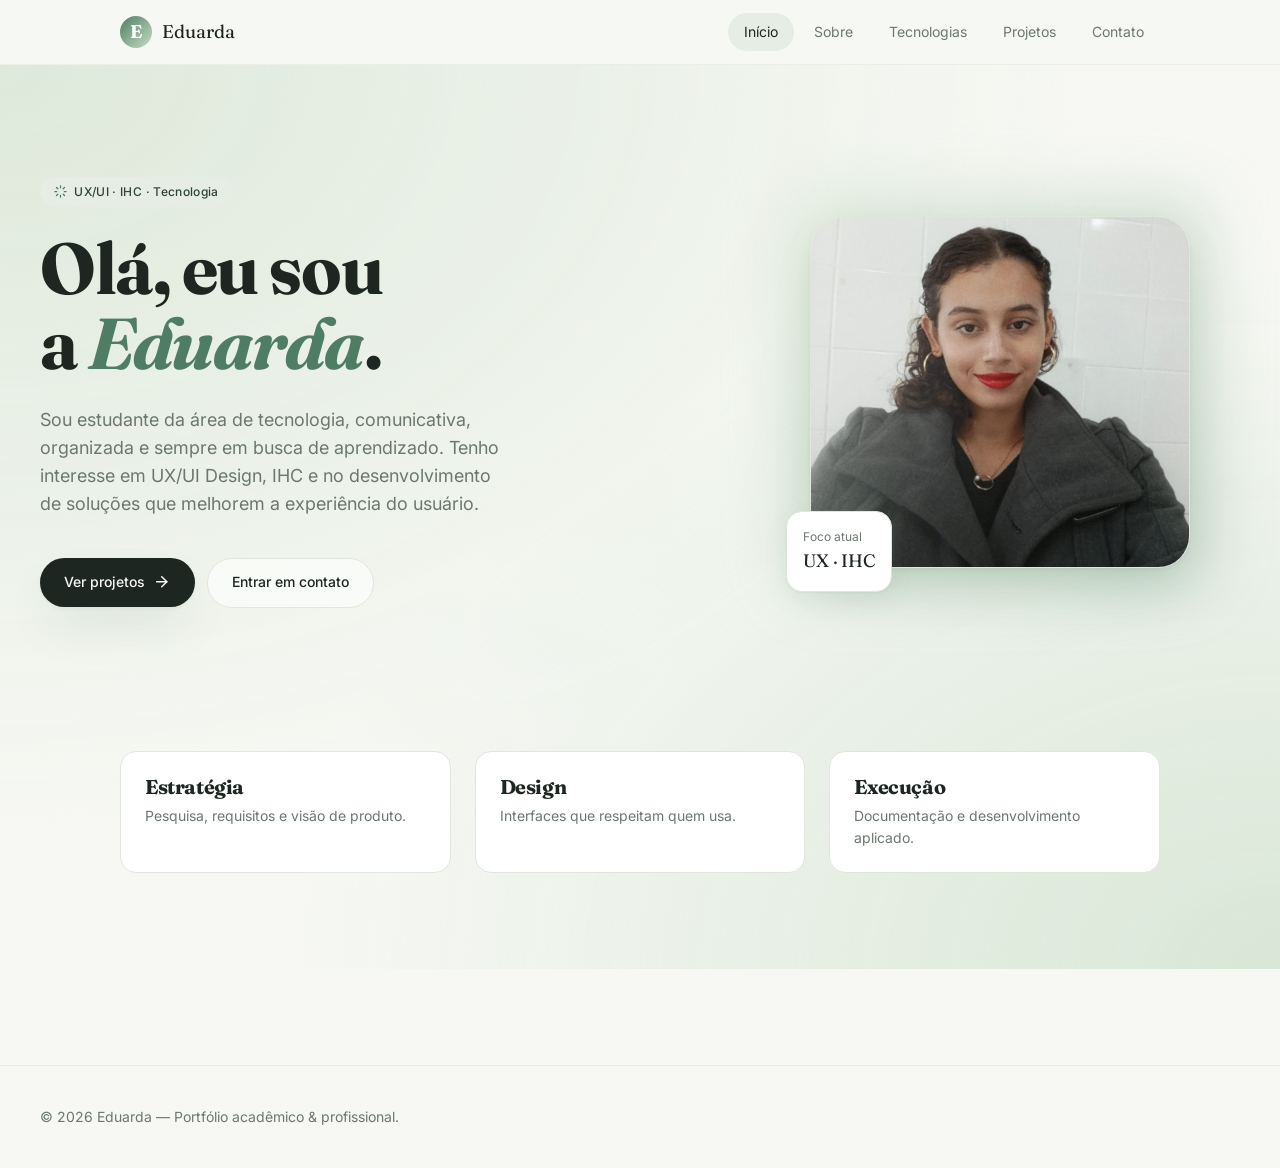
<file: index.html>
<!DOCTYPE html>
<html lang="pt-BR">
<head>
<meta charset="UTF-8" />
<meta name="viewport" content="width=device-width, initial-scale=1" />
<title>Eduarda — UX/UI Designer & Estudante de Tecnologia</title>
<meta name="description" content="Olá, eu sou a Eduarda. Estudante de tecnologia com foco em UX/UI Design e IHC." />
<meta property="og:title" content="Eduarda — UX/UI Designer & Estudante de Tecnologia" />
<meta property="og:description" content="Olá, eu sou a Eduarda. Estudante de tecnologia com foco em UX/UI Design e IHC." />
<meta property="og:type" content="website" />
<link rel="preconnect" href="https://fonts.googleapis.com" />
<link rel="preconnect" href="https://fonts.gstatic.com" crossorigin />
<link href="https://fonts.googleapis.com/css2?family=Fraunces:ital,wght@0,400;0,600;0,700;1,400;1,600&family=Inter:wght@400;500;600;700&display=swap" rel="stylesheet" />
<link rel="stylesheet" href="css/styles.css" />
</head>
<body>
<header class="site-header">
  <div class="container nav-wrap">
    <a href="index.html" class="brand">
      <span class="brand-mark">E</span>
      <span>Eduarda</span>
    </a>
    <nav class="nav-links">
      <a data-nav href="index.html">Início</a>
      <a data-nav href="sobre.html">Sobre</a>
      <a data-nav href="tecnologias.html">Tecnologias</a>
      <a data-nav href="projetos.html">Projetos</a>
      <a data-nav href="contato.html">Contato</a>
    </nav>
    <button class="menu-btn" aria-label="Menu">
      <svg class="icon i-open" viewBox="0 0 24 24"><line x1="4" y1="6" x2="20" y2="6"/><line x1="4" y1="12" x2="20" y2="12"/><line x1="4" y1="18" x2="20" y2="18"/></svg>
      <svg class="icon i-close" viewBox="0 0 24 24" style="display:none"><line x1="18" y1="6" x2="6" y2="18"/><line x1="6" y1="6" x2="18" y2="18"/></svg>
    </button>
  </div>
  <nav class="mobile-nav">
    <a data-nav href="index.html">Início</a>
    <a data-nav href="sobre.html">Sobre</a>
    <a data-nav href="tecnologias.html">Tecnologias</a>
    <a data-nav href="projetos.html">Projetos</a>
    <a data-nav href="contato.html">Contato</a>
  </nav>
</header>
<section class="hero">
  <div class="hero-bg"></div>
  <div class="container hero-grid">
    <div>
      <span class="tag">
        <svg class="icon" viewBox="0 0 24 24" style="color:var(--primary)"><path d="M12 3v3M12 18v3M5.6 5.6l2.1 2.1M16.3 16.3l2.1 2.1M3 12h3M18 12h3M5.6 18.4l2.1-2.1M16.3 7.7l2.1-2.1"/></svg>
        UX/UI · IHC · Tecnologia
      </span>
      <h1 class="text-balance">Olá, eu sou a <span class="accent">Eduarda</span>.</h1>
      <p class="lead text-balance">Sou estudante da área de tecnologia, comunicativa, organizada e sempre em busca de aprendizado. Tenho interesse em UX/UI Design, IHC e no desenvolvimento de soluções que melhorem a experiência do usuário.</p>
      <div class="hero-cta">
        <a href="projetos.html" class="btn btn-primary">
          Ver projetos
          <svg class="icon" viewBox="0 0 24 24"><line x1="5" y1="12" x2="19" y2="12"/><polyline points="12 5 19 12 12 19"/></svg>
        </a>
        <a href="contato.html" class="btn btn-outline">Entrar em contato</a>
      </div>
    </div>
    <div>
      <div class="portrait-wrap">
        <div class="portrait-glow"></div>
        <div class="portrait">
          <img src="assets/eduarda-portrait.jpeg" alt="Ilustração de Eduarda" width="480" height="350" />
        </div>
        <div class="portrait-badge">
          <p class="label">Foco atual</p>
          <p class="value">UX · IHC</p>
        </div>
      </div>
    </div>
  </div>
  <div class="container pillars">
    <div class="pillar"><h3>Estratégia</h3><p>Pesquisa, requisitos e visão de produto.</p></div>
    <div class="pillar"><h3>Design</h3><p>Interfaces que respeitam quem usa.</p></div>
    <div class="pillar"><h3>Execução</h3><p>Documentação e desenvolvimento aplicado.</p></div>
  </div>
</section>
<footer class="site-footer">
  <div class="container footer-row">
    <p>© <span id="year"></span> Eduarda — Portfólio acadêmico & profissional.</p>
  </div>
</footer>
<script src="js/main.js"></script>
</body></html>
</file>
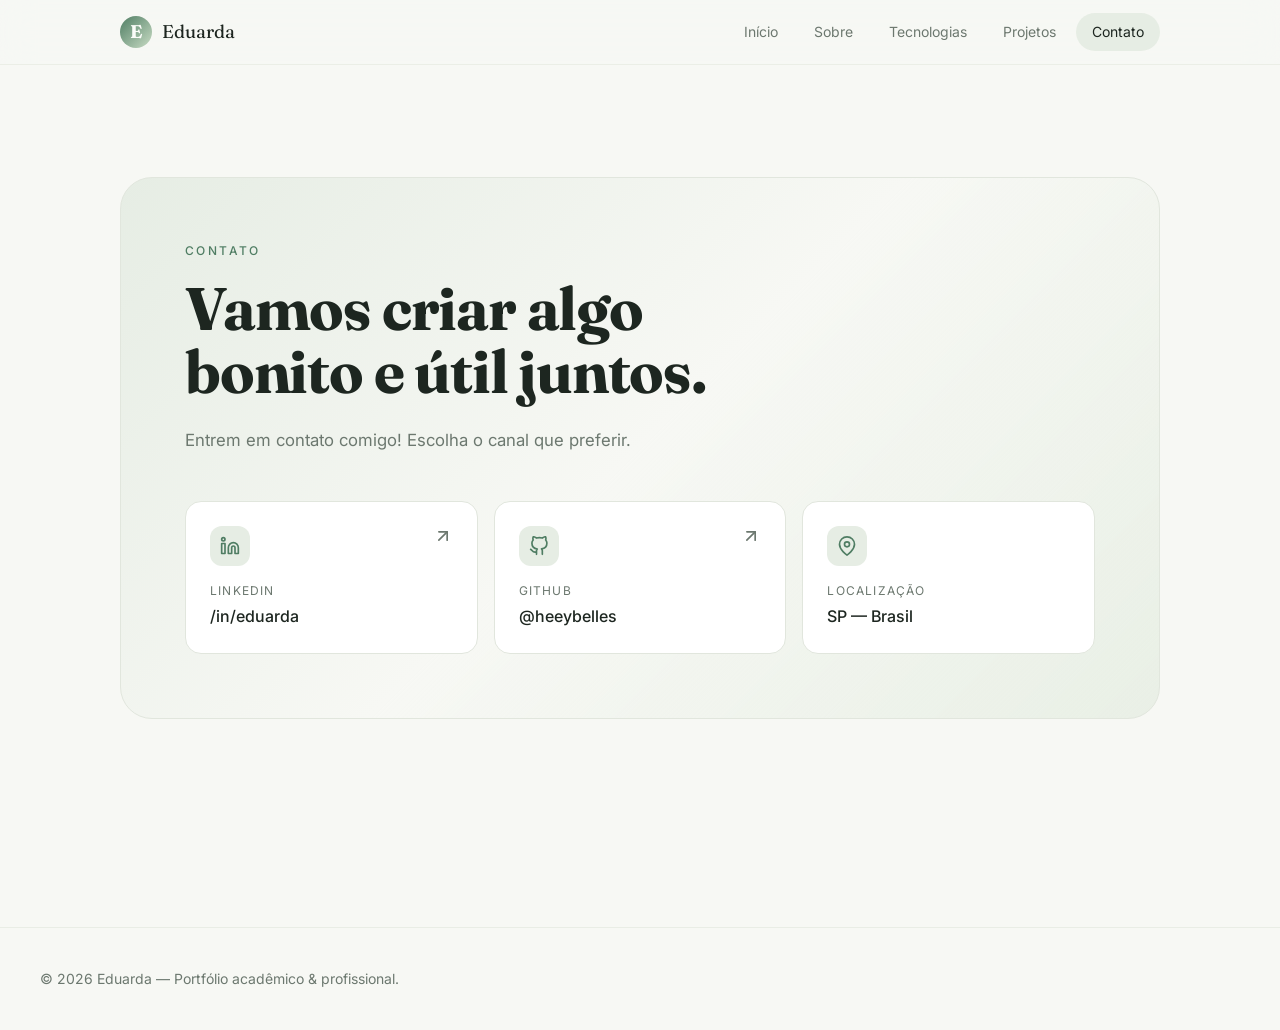
<file: contato.html>
<!DOCTYPE html>
<html lang="pt-BR">
<head>
<meta charset="UTF-8" />
<meta name="viewport" content="width=device-width, initial-scale=1" />
<title>Contato — Eduarda</title>
<meta name="description" content="Entre em contato com Eduarda: LinkedIn, GitHub, email e WhatsApp." />
<meta property="og:title" content="Contato — Eduarda" />
<meta property="og:description" content="Entre em contato com Eduarda: LinkedIn, GitHub, email e WhatsApp." />
<meta property="og:type" content="website" />
<link rel="preconnect" href="https://fonts.googleapis.com" />
<link rel="preconnect" href="https://fonts.gstatic.com" crossorigin />
<link href="https://fonts.googleapis.com/css2?family=Fraunces:ital,wght@0,400;0,600;0,700;1,400;1,600&family=Inter:wght@400;500;600;700&display=swap" rel="stylesheet" />
<link rel="stylesheet" href="css/styles.css" />
</head>
<body>
<header class="site-header">
  <div class="container nav-wrap">
    <a href="index.html" class="brand">
      <span class="brand-mark">E</span>
      <span>Eduarda</span>
    </a>
    <nav class="nav-links">
      <a data-nav href="index.html">Início</a>
      <a data-nav href="sobre.html">Sobre</a>
      <a data-nav href="tecnologias.html">Tecnologias</a>
      <a data-nav href="projetos.html">Projetos</a>
      <a data-nav href="contato.html">Contato</a>
    </nav>
    <button class="menu-btn" aria-label="Menu">
      <svg class="icon i-open" viewBox="0 0 24 24"><line x1="4" y1="6" x2="20" y2="6"/><line x1="4" y1="12" x2="20" y2="12"/><line x1="4" y1="18" x2="20" y2="18"/></svg>
      <svg class="icon i-close" viewBox="0 0 24 24" style="display:none"><line x1="18" y1="6" x2="6" y2="18"/><line x1="6" y1="6" x2="18" y2="18"/></svg>
    </button>
  </div>
  <nav class="mobile-nav">
    <a data-nav href="index.html">Início</a>
    <a data-nav href="sobre.html">Sobre</a>
    <a data-nav href="tecnologias.html">Tecnologias</a>
    <a data-nav href="projetos.html">Projetos</a>
    <a data-nav href="contato.html">Contato</a>
  </nav>
</header>
<section class="page">
  <div class="container">
    <div class="contact-card">
      <p class="eyebrow">Contato</p>
      <h1 class="page-title text-balance">Vamos criar algo bonito e útil juntos.</h1>
      <p class="page-intro">Entrem em contato comigo! Escolha o canal que preferir.</p>
      <div class="channels">
        <a class="channel" href="https://linkedin.com" target="_blank" rel="noopener noreferrer">
            <div>
              <span class="icon-box"><svg class="icon" viewBox="0 0 24 24"><path d="M16 8a6 6 0 0 1 6 6v7h-4v-7a2 2 0 0 0-4 0v7h-4v-7a6 6 0 0 1 6-6z"/><rect x="2" y="9" width="4" height="12"/><circle cx="4" cy="4" r="2"/></svg></span>
              <p class="label">LinkedIn</p>
              <p class="value">/in/eduarda</p>
            </div>
            <svg class="icon arrow" viewBox="0 0 24 24"><line x1="7" y1="17" x2="17" y2="7"/><polyline points="7 7 17 7 17 17"/></svg>
          </a><a class="channel" href="https://github.com" target="_blank" rel="noopener noreferrer">
            <div>
              <span class="icon-box"><svg class="icon" viewBox="0 0 24 24"><path d="M9 19c-5 1.5-5-2.5-7-3m14 6v-3.87a3.37 3.37 0 0 0-.94-2.61c3.14-.35 6.44-1.54 6.44-7A5.44 5.44 0 0 0 20 4.77 5.07 5.07 0 0 0 19.91 1S18.73.65 16 2.48a13.38 13.38 0 0 0-7 0C6.27.65 5.09 1 5.09 1A5.07 5.07 0 0 0 5 4.77a5.44 5.44 0 0 0-1.5 3.78c0 5.42 3.3 6.61 6.44 7A3.37 3.37 0 0 0 9 18.13V22"/></svg></span>
              <p class="label">GitHub</p>
              <p class="value">@heeybelles</p>
            </div>
            <svg class="icon arrow" viewBox="0 0 24 24"><line x1="7" y1="17" x2="17" y2="7"/><polyline points="7 7 17 7 17 17"/></svg>
          </a><div class="channel" >
            <div>
              <span class="icon-box"><svg class="icon" viewBox="0 0 24 24"><path d="M21 10c0 7-9 13-9 13s-9-6-9-13a9 9 0 0 1 18 0z"/><circle cx="12" cy="10" r="3"/></svg></span>
              <p class="label">Localização</p>
              <p class="value">SP — Brasil</p>
            </div>
            
          </div>
      </div>
    </div>
  </div>
</section>
<footer class="site-footer">
  <div class="container footer-row">
    <p>© <span id="year"></span> Eduarda — Portfólio acadêmico & profissional.</p>
</footer>
<script src="js/main.js"></script>
</body></html>
</file>
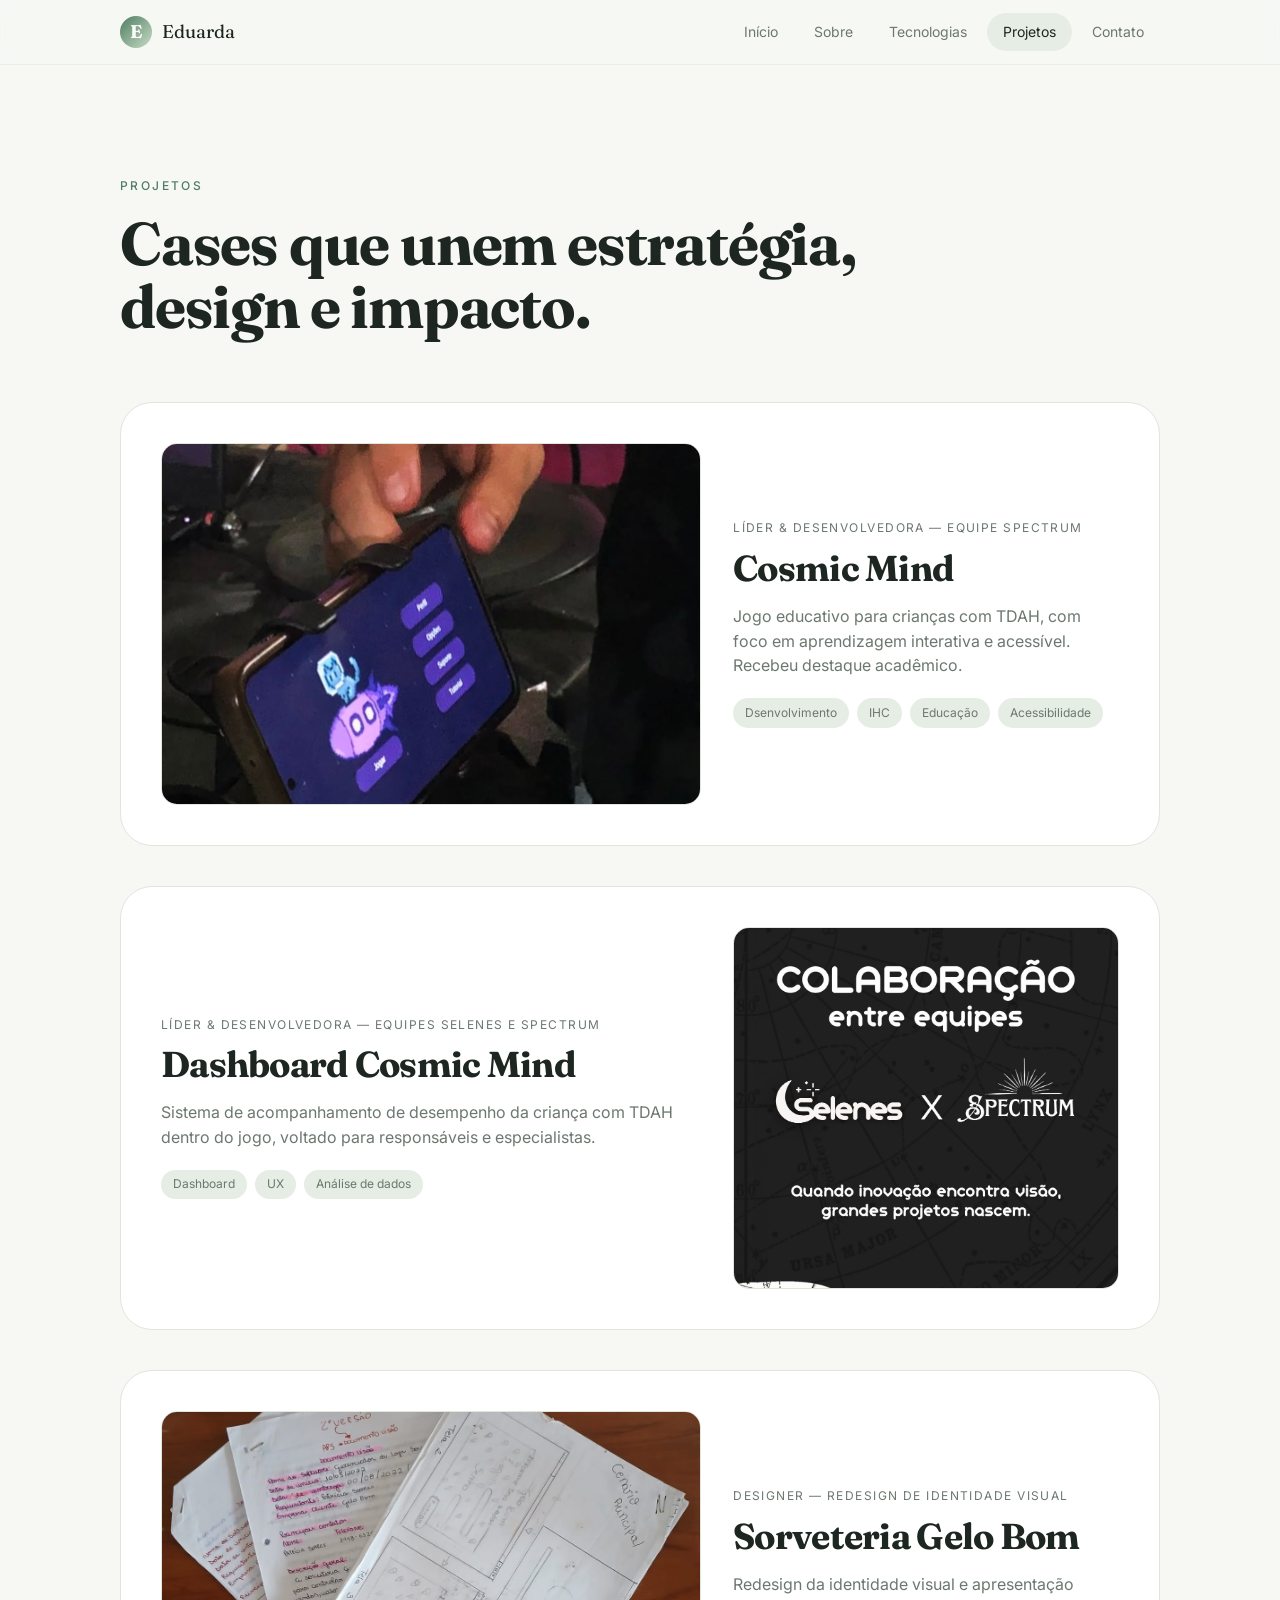
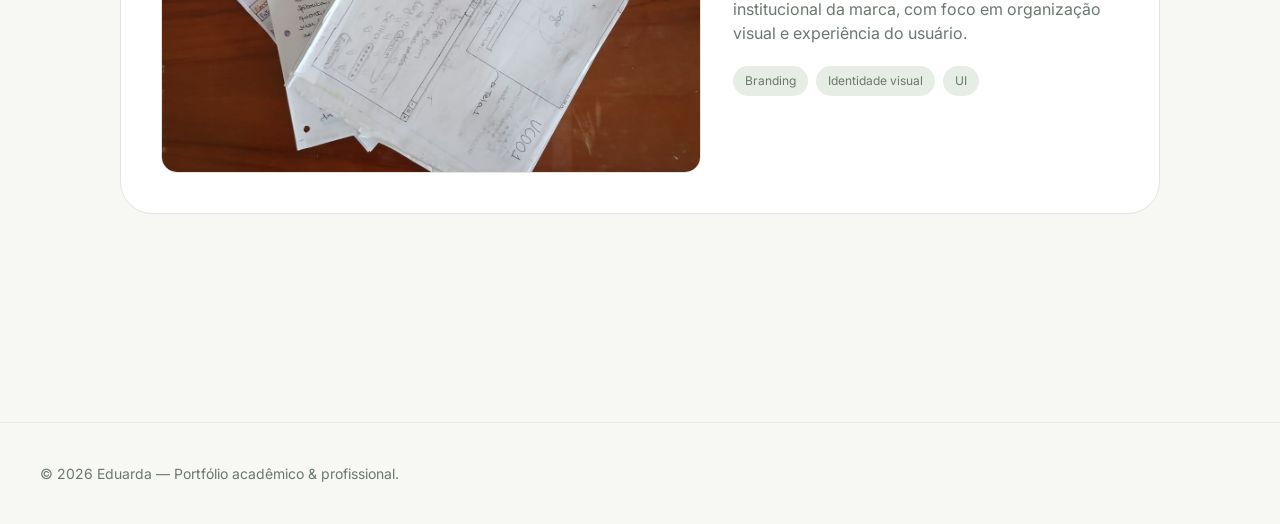
<file: projetos.html>
<!DOCTYPE html>
<html lang="pt-BR">
<head>
<meta charset="UTF-8" />
<meta name="viewport" content="width=device-width, initial-scale=1" />
<title>Projetos — Eduarda</title>
<meta name="description" content="Projetos de Eduarda: Cosmic Mind, Dashboard Cosmic Mind e Sorveteria Gelo Bom." />
<meta property="og:title" content="Projetos — Eduarda" />
<meta property="og:description" content="Projetos de Eduarda: Cosmic Mind, Dashboard Cosmic Mind e Sorveteria Gelo Bom." />
<meta property="og:type" content="website" />
<link rel="preconnect" href="https://fonts.googleapis.com" />
<link rel="preconnect" href="https://fonts.gstatic.com" crossorigin />
<link href="https://fonts.googleapis.com/css2?family=Fraunces:ital,wght@0,400;0,600;0,700;1,400;1,600&family=Inter:wght@400;500;600;700&display=swap" rel="stylesheet" />
<link rel="stylesheet" href="css/styles.css" />
</head>
<body>
<header class="site-header">
  <div class="container nav-wrap">
    <a href="index.html" class="brand">
      <span class="brand-mark">E</span>
      <span>Eduarda</span>
    </a>
    <nav class="nav-links">
      <a data-nav href="index.html">Início</a>
      <a data-nav href="sobre.html">Sobre</a>
      <a data-nav href="tecnologias.html">Tecnologias</a>
      <a data-nav href="projetos.html">Projetos</a>
      <a data-nav href="contato.html">Contato</a>
    </nav>
    <button class="menu-btn" aria-label="Menu">
      <svg class="icon i-open" viewBox="0 0 24 24"><line x1="4" y1="6" x2="20" y2="6"/><line x1="4" y1="12" x2="20" y2="12"/><line x1="4" y1="18" x2="20" y2="18"/></svg>
      <svg class="icon i-close" viewBox="0 0 24 24" style="display:none"><line x1="18" y1="6" x2="6" y2="18"/><line x1="6" y1="6" x2="18" y2="18"/></svg>
    </button>
  </div>
  <nav class="mobile-nav">
    <a data-nav href="index.html">Início</a>
    <a data-nav href="sobre.html">Sobre</a>
    <a data-nav href="tecnologias.html">Tecnologias</a>
    <a data-nav href="projetos.html">Projetos</a>
    <a data-nav href="contato.html">Contato</a>
  </nav>
</header>
<section class="page">
  <div class="container">
    <p class="eyebrow">Projetos</p>
    <h1 class="page-title text-balance">Cases que unem estratégia, design e impacto.</h1>
    <div class="projects-list">
      
      <article class="project ">
        <div class="project-media">
          <img src="assets/project-cosmic.jpeg" alt="Cosmic Mind" width="360" height="360" loading="lazy" />
        </div>
        <div>
          <p class="project-role">Líder & Desenvolvedora — Equipe Spectrum</p>
          <h2>Cosmic Mind</h2>
          <p class="desc">Jogo educativo para crianças com TDAH, com foco em aprendizagem interativa e acessível. Recebeu destaque acadêmico.</p>
          <ul class="chip-list">
            <li class="chip">Dsenvolvimento</li><li class="chip">IHC</li><li class="chip">Educação</li><li class="chip">Acessibilidade</li>
          </ul>
        </div>
      </article>
      <article class="project reverse">
        <div class="project-media">
          <img src="assets/project-dashboard.jpeg" alt="Dashboard Cosmic Mind" width="360" height="360" loading="lazy" />
        </div>
        <div>
          <p class="project-role">Líder & Desenvolvedora — Equipes Selenes e Spectrum</p>
          <h2>Dashboard Cosmic Mind</h2>
          <p class="desc">Sistema de acompanhamento de desempenho da criança com TDAH dentro do jogo, voltado para responsáveis e especialistas.</p>
          <ul class="chip-list">
            <li class="chip">Dashboard</li><li class="chip">UX</li><li class="chip">Análise de dados</li>
        </div>
      </article>
      <article class="project ">
        <div class="project-media">
          <img src="assets/project-icecream.jpeg" alt="Sorveteria Gelo Bom" width="360" height="360" loading="lazy" />
        </div>
        <div>
          <p class="project-role">Designer — Redesign de identidade visual</p>
          <h2>Sorveteria Gelo Bom</h2>
          <p class="desc">Redesign da identidade visual e apresentação institucional da marca, com foco em organização visual e experiência do usuário.</p>
          <ul class="chip-list">
            <li class="chip">Branding</li><li class="chip">Identidade visual</li><li class="chip">UI</li>
          </ul>
        </div>
      </article>
    </div>
  </div>
</section>
<footer class="site-footer">
  <div class="container footer-row">
    <p>© <span id="year"></span> Eduarda — Portfólio acadêmico & profissional.</p>
  </div>
</footer>
<script src="js/main.js"></script>
</body></html>
</file>
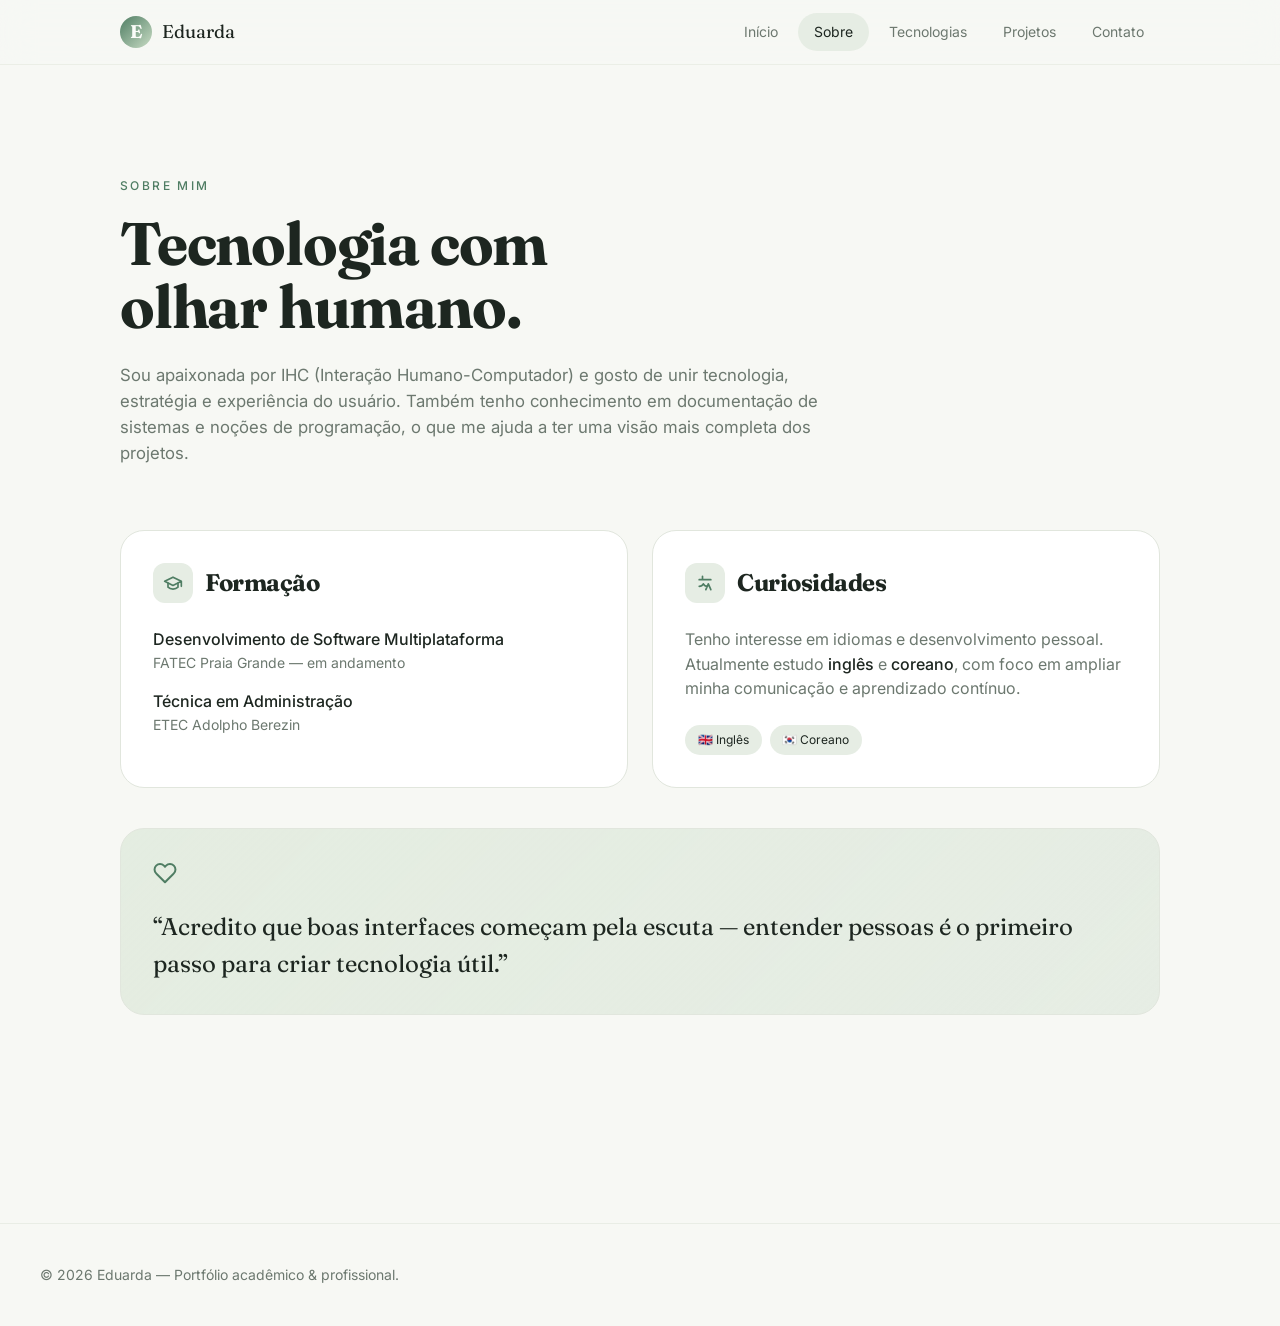
<file: sobre.html>
<!DOCTYPE html>
<html lang="pt-BR">
<head>
<meta charset="UTF-8" />
<meta name="viewport" content="width=device-width, initial-scale=1" />
<title>Sobre — Eduarda</title>
<meta name="description" content="Sobre Eduarda: paixão por IHC, formação acadêmica e curiosidades." />
<meta property="og:title" content="Sobre — Eduarda" />
<meta property="og:description" content="Sobre Eduarda: paixão por IHC, formação acadêmica e curiosidades." />
<meta property="og:type" content="website" />
<link rel="preconnect" href="https://fonts.googleapis.com" />
<link rel="preconnect" href="https://fonts.gstatic.com" crossorigin />
<link href="https://fonts.googleapis.com/css2?family=Fraunces:ital,wght@0,400;0,600;0,700;1,400;1,600&family=Inter:wght@400;500;600;700&display=swap" rel="stylesheet" />
<link rel="stylesheet" href="css/styles.css" />
</head>
<body>
<header class="site-header">
  <div class="container nav-wrap">
    <a href="index.html" class="brand">
      <span class="brand-mark">E</span>
      <span>Eduarda</span>
    </a>
    <nav class="nav-links">
      <a data-nav href="index.html">Início</a>
      <a data-nav href="sobre.html">Sobre</a>
      <a data-nav href="tecnologias.html">Tecnologias</a>
      <a data-nav href="projetos.html">Projetos</a>
      <a data-nav href="contato.html">Contato</a>
    </nav>
    <button class="menu-btn" aria-label="Menu">
      <svg class="icon i-open" viewBox="0 0 24 24"><line x1="4" y1="6" x2="20" y2="6"/><line x1="4" y1="12" x2="20" y2="12"/><line x1="4" y1="18" x2="20" y2="18"/></svg>
      <svg class="icon i-close" viewBox="0 0 24 24" style="display:none"><line x1="18" y1="6" x2="6" y2="18"/><line x1="6" y1="6" x2="18" y2="18"/></svg>
    </button>
  </div>
  <nav class="mobile-nav">
    <a data-nav href="index.html">Início</a>
    <a data-nav href="sobre.html">Sobre</a>
    <a data-nav href="tecnologias.html">Tecnologias</a>
    <a data-nav href="projetos.html">Projetos</a>
    <a data-nav href="contato.html">Contato</a>
  </nav>
</header>
<section class="page">
  <div class="container">
    <p class="eyebrow">Sobre mim</p>
    <h1 class="page-title text-balance">Tecnologia com olhar humano.</h1>
    <p class="page-intro">Sou apaixonada por IHC (Interação Humano-Computador) e gosto de unir tecnologia, estratégia e experiência do usuário. Também tenho conhecimento em documentação de sistemas e noções de programação, o que me ajuda a ter uma visão mais completa dos projetos.</p>

    <div class="about-grid">
      <article class="about-card">
        <div class="head">
          <span class="icon-box">
            <svg class="icon" viewBox="0 0 24 24"><path d="M22 10v6M2 10l10-5 10 5-10 5z"/><path d="M6 12v5c3 3 9 3 12 0v-5"/></svg>
          </span>
          <h2>Formação</h2>
        </div>
        <ul class="about-list">
          <li>
            <p class="item-title">Desenvolvimento de Software Multiplataforma</p>
            <p class="item-sub">FATEC Praia Grande — em andamento</p>
          </li>
          <li>
            <p class="item-title">Técnica em Administração</p>
            <p class="item-sub">ETEC Adolpho Berezin</p>
          </li>
        </ul>
      </article>

      <article class="about-card">
        <div class="head">
          <span class="icon-box">
            <svg class="icon" viewBox="0 0 24 24"><path d="M5 8h14M9 4v4M5 16c2 0 4-1 5-3 1 2 3 3 5 3M19 20l-3-7-3 7"/></svg>
          </span>
          <h2>Curiosidades</h2>
        </div>
        <p style="margin-top:1.5rem; color:var(--muted-foreground)">
          Tenho interesse em idiomas e desenvolvimento pessoal. Atualmente estudo
          <strong style="color:var(--foreground); font-weight:500">inglês</strong> e
          <strong style="color:var(--foreground); font-weight:500">coreano</strong>,
          com foco em ampliar minha comunicação e aprendizado contínuo.
        </p>
        <div class="lang-tags">
          <span>🇬🇧 Inglês</span>
          <span>🇰🇷 Coreano</span>
        </div>
      </article>
    </div>

    <div class="quote-card">
      <svg class="icon" viewBox="0 0 24 24" style="color:var(--primary); width:1.5em; height:1.5em"><path d="M20.84 4.61a5.5 5.5 0 0 0-7.78 0L12 5.67l-1.06-1.06a5.5 5.5 0 0 0-7.78 7.78l1.06 1.06L12 21.23l7.78-7.78 1.06-1.06a5.5 5.5 0 0 0 0-7.78z"/></svg>
      <p>“Acredito que boas interfaces começam pela escuta — entender pessoas é o primeiro passo para criar tecnologia útil.”</p>
    </div>
  </div>
</section>
<footer class="site-footer">
  <div class="container footer-row">
    <p>© <span id="year"></span> Eduarda — Portfólio acadêmico & profissional.</p>
  </div>
</footer>
<script src="js/main.js"></script>
</body></html>
</file>
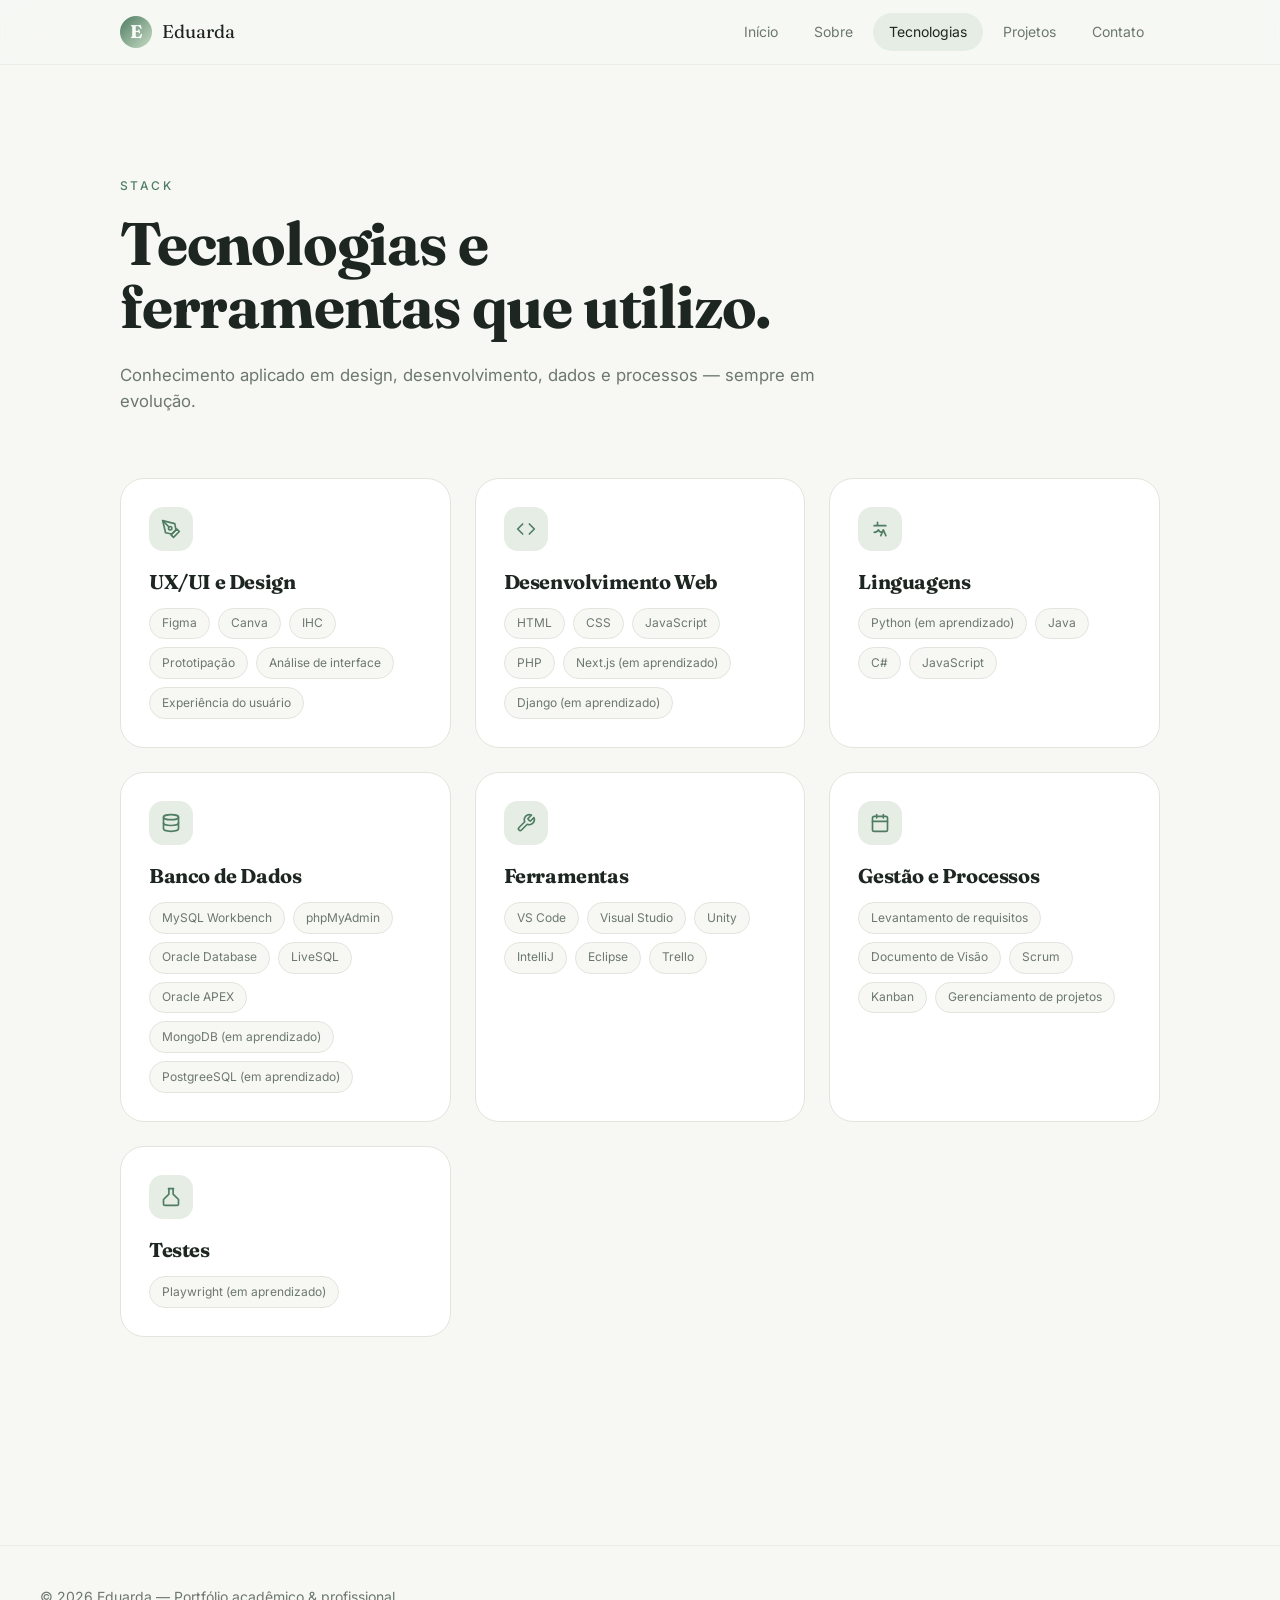
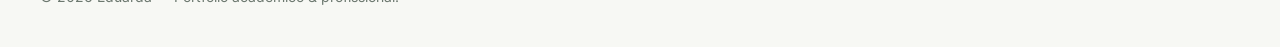
<file: tecnologias.html>
<!DOCTYPE html>
<html lang="pt-BR">
<head>
<meta charset="UTF-8" />
<meta name="viewport" content="width=device-width, initial-scale=1" />
<title>Tecnologias — Eduarda</title>
<meta name="description" content="Stack de Eduarda: UX/UI, desenvolvimento web, linguagens, bancos e processos." />
<meta property="og:title" content="Tecnologias — Eduarda" />
<meta property="og:description" content="Stack de Eduarda: UX/UI, desenvolvimento web, linguagens, bancos e processos." />
<meta property="og:type" content="website" />
<link rel="preconnect" href="https://fonts.googleapis.com" />
<link rel="preconnect" href="https://fonts.gstatic.com" crossorigin />
<link href="https://fonts.googleapis.com/css2?family=Fraunces:ital,wght@0,400;0,600;0,700;1,400;1,600&family=Inter:wght@400;500;600;700&display=swap" rel="stylesheet" />
<link rel="stylesheet" href="css/styles.css" />
</head>
<body>
<header class="site-header">
  <div class="container nav-wrap">
    <a href="index.html" class="brand">
      <span class="brand-mark">E</span>
      <span>Eduarda</span>
    </a>
    <nav class="nav-links">
      <a data-nav href="index.html">Início</a>
      <a data-nav href="sobre.html">Sobre</a>
      <a data-nav href="tecnologias.html">Tecnologias</a>
      <a data-nav href="projetos.html">Projetos</a>
      <a data-nav href="contato.html">Contato</a>
    </nav>
    <button class="menu-btn" aria-label="Menu">
      <svg class="icon i-open" viewBox="0 0 24 24"><line x1="4" y1="6" x2="20" y2="6"/><line x1="4" y1="12" x2="20" y2="12"/><line x1="4" y1="18" x2="20" y2="18"/></svg>
      <svg class="icon i-close" viewBox="0 0 24 24" style="display:none"><line x1="18" y1="6" x2="6" y2="18"/><line x1="6" y1="6" x2="18" y2="18"/></svg>
    </button>
  </div>
  <nav class="mobile-nav">
    <a data-nav href="index.html">Início</a>
    <a data-nav href="sobre.html">Sobre</a>
    <a data-nav href="tecnologias.html">Tecnologias</a>
    <a data-nav href="projetos.html">Projetos</a>
    <a data-nav href="contato.html">Contato</a>
  </nav>
</header>
<section class="page">
  <div class="container">
    <p class="eyebrow">Stack</p>
    <h1 class="page-title text-balance">Tecnologias e ferramentas que utilizo.</h1>
    <p class="page-intro">Conhecimento aplicado em design, desenvolvimento, dados e processos — sempre em evolução.</p>
    <div class="tech-grid">
      
      <article class="tech-card">
        <span class="icon-box"><svg class="icon" viewBox="0 0 24 24"><path d="M12 19l7-7 3 3-7 7-3-3z"/><path d="M18 13l-1.5-7.5L2 2l3.5 14.5L13 18l5-5z"/><path d="M2 2l7.586 7.586"/><circle cx="11" cy="11" r="2"/></svg></span>
        <h3>UX/UI e Design</h3>
        <ul class="chip-list">
          <li class="chip">Figma</li><li class="chip">Canva</li><li class="chip">IHC</li><li class="chip">Prototipação</li><li class="chip">Análise de interface</li><li class="chip">Experiência do usuário</li>
        </ul>
      </article>
      <article class="tech-card">
        <span class="icon-box"><svg class="icon" viewBox="0 0 24 24"><polyline points="16 18 22 12 16 6"/><polyline points="8 6 2 12 8 18"/></svg></span>
        <h3>Desenvolvimento Web</h3>
        <ul class="chip-list">
          <li class="chip">HTML</li><li class="chip">CSS</li><li class="chip">JavaScript</li><li class="chip">PHP</li><li class="chip">Next.js (em aprendizado)</li><li class="chip">Django (em aprendizado)</li>
        </ul>
      </article>
      <article class="tech-card">
        <span class="icon-box"><svg class="icon" viewBox="0 0 24 24"><path d="M5 8h14M9 4v4M5 16c2 0 4-1 5-3 1 2 3 3 5 3M19 20l-3-7-3 7"/></svg></span>
        <h3>Linguagens</h3>
        <ul class="chip-list">
          <li class="chip">Python (em aprendizado)</li><li class="chip">Java</li><li class="chip">C#</li><li class="chip">JavaScript</li>
        </ul>
      </article>
      <article class="tech-card">
        <span class="icon-box"><svg class="icon" viewBox="0 0 24 24"><ellipse cx="12" cy="5" rx="9" ry="3"/><path d="M3 5v14a9 3 0 0 0 18 0V5"/><path d="M3 12a9 3 0 0 0 18 0"/></svg></span>
        <h3>Banco de Dados</h3>
        <ul class="chip-list">
          <li class="chip">MySQL Workbench</li><li class="chip">phpMyAdmin</li><li class="chip">Oracle Database</li><li class="chip">LiveSQL</li><li class="chip">Oracle APEX</li><li class="chip">MongoDB (em aprendizado)</li><li class="chip">PostgreeSQL (em aprendizado)</li>
        </ul>
        </ul>
      </article>
      <article class="tech-card">
        <span class="icon-box"><svg class="icon" viewBox="0 0 24 24"><path d="M14.7 6.3a1 1 0 0 0 0 1.4l1.6 1.6a1 1 0 0 0 1.4 0l3.77-3.77a6 6 0 0 1-7.94 7.94l-6.91 6.91a2.12 2.12 0 0 1-3-3l6.91-6.91a6 6 0 0 1 7.94-7.94l-3.76 3.76z"/></svg></span>
        <h3>Ferramentas</h3>
        <ul class="chip-list">
          <li class="chip">VS Code</li><li class="chip">Visual Studio</li><li class="chip">Unity</li><li class="chip">IntelliJ</li><li class="chip">Eclipse</li><li class="chip">Trello</li>
        </ul>
      </article>
      <article class="tech-card">
        <span class="icon-box"><svg class="icon" viewBox="0 0 24 24"><rect x="3" y="4" width="18" height="18" rx="2"/><line x1="16" y1="2" x2="16" y2="6"/><line x1="8" y1="2" x2="8" y2="6"/><line x1="3" y1="10" x2="21" y2="10"/></svg></span>
        <h3>Gestão e Processos</h3>
        <ul class="chip-list">
          <li class="chip">Levantamento de requisitos</li><li class="chip">Documento de Visão</li><li class="chip">Scrum</li><li class="chip">Kanban</li><li class="chip">Gerenciamento de projetos</li>
        </ul>
      </article>
      <article class="tech-card">
        <span class="icon-box"><svg class="icon" viewBox="0 0 24 24"><path d="M14.5 2v6.5L21 15v5a2 2 0 0 1-2 2H5a2 2 0 0 1-2-2v-5l6.5-6.5V2"/><line x1="9" y1="2" x2="15" y2="2"/></svg></span>
        <h3>Testes</h3>
        <ul class="chip-list">
          <li class="chip">Playwright (em aprendizado)</li>
        </ul>
      </article>
    </div>
  </div>
</section>
<footer class="site-footer">
  <div class="container footer-row">
    <p>© <span id="year"></span> Eduarda — Portfólio acadêmico & profissional.</p>
  </div>
</footer>
<script src="js/main.js"></script>
</body></html>
</file>
<file: css/styles.css>
/* ===== Design System ===== */
:root {
  --background: #f7f8f4;
  --foreground: #1d2620;
  --card: #ffffff;
  --primary: #4f7d63;
  --primary-foreground: #fbfcf9;
  --secondary: #e6ede4;
  --secondary-foreground: #2f4438;
  --muted-foreground: #6c786f;
  --accent: #c8dcc4;
  --border: #e1e6dd;
  --radius: 14px;
  --shadow-soft: 0 1px 2px rgba(0,0,0,.04), 0 8px 24px rgba(79,125,99,.08);
  --shadow-elevated: 0 2px 4px rgba(0,0,0,.04), 0 24px 48px -12px rgba(79,125,99,.18);
  --gradient-hero: radial-gradient(ellipse at top left, rgba(200,220,196,.6), transparent 60%),
                   radial-gradient(ellipse at bottom right, rgba(180,210,180,.5), transparent 55%);
  --font-display: "Fraunces", Georgia, serif;
  --font-sans: "Inter", system-ui, -apple-system, sans-serif;
}

*, *::before, *::after { box-sizing: border-box; }
* { border-color: var(--border); }

html { scroll-behavior: smooth; }
body {
  margin: 0;
  font-family: var(--font-sans);
  background: var(--background);
  color: var(--foreground);
  -webkit-font-smoothing: antialiased;
  line-height: 1.55;
}

h1, h2, h3, h4 {
  font-family: var(--font-display);
  letter-spacing: -0.02em;
  margin: 0;
  line-height: 1.05;
}
p { margin: 0; }
a { color: inherit; text-decoration: none; }
img { max-width: 100%; display: block; }
button { font: inherit; cursor: pointer; border: none; background: none; }
ul { list-style: none; padding: 0; margin: 0; }

.container { max-width: 1200px; margin: 0 auto; padding-inline: 1.5rem; }
@media (min-width: 768px) { .container { padding-inline: 3rem; } }
@media (min-width: 1280px) { .container { padding-inline: 5rem; } }

.text-balance { text-wrap: balance; }
.muted { color: var(--muted-foreground); }
.eyebrow {
  font-size: .75rem;
  text-transform: uppercase;
  letter-spacing: .2em;
  color: var(--primary);
  font-weight: 500;
}

/* ===== Header ===== */
.site-header {
  position: sticky; top: 0; z-index: 40;
  background: rgba(247,248,244,.78);
  backdrop-filter: blur(16px);
  border-bottom: 1px solid rgba(225,230,221,.6);
}
.nav-wrap {
  display: flex; align-items: center; justify-content: space-between;
  height: 64px;
}
.brand { display: flex; align-items: center; gap: .6rem; font-family: var(--font-display); font-size: 1.15rem; }
.brand-mark {
  width: 32px; height: 32px; border-radius: 50%;
  background: linear-gradient(135deg, var(--primary), var(--accent));
  color: var(--primary-foreground);
  display: grid; place-items: center;
  font-weight: 700; font-family: var(--font-display);
}
.nav-links { display: none; gap: .25rem; }
@media (min-width: 768px) { .nav-links { display: flex; } }
.nav-links a {
  padding: .5rem 1rem; border-radius: 999px;
  font-size: .875rem; color: var(--muted-foreground);
  transition: all .2s;
}
.nav-links a:hover { color: var(--foreground); }
.nav-links a.active { background: var(--secondary); color: var(--foreground); }

.menu-btn {
  display: grid; place-items: center;
  width: 40px; height: 40px; border-radius: 8px;
}
.menu-btn:hover { background: var(--secondary); }
@media (min-width: 768px) { .menu-btn { display: none; } }

.mobile-nav {
  display: none; flex-direction: column;
  border-top: 1px solid var(--border); background: var(--background);
}
.mobile-nav.open { display: flex; }
.mobile-nav a { padding: .9rem 1.5rem; color: var(--muted-foreground); }
.mobile-nav a.active { color: var(--foreground); font-weight: 500; }

/* ===== Buttons ===== */
.btn {
  display: inline-flex; align-items: center; gap: .5rem;
  padding: .8rem 1.5rem; border-radius: 999px;
  font-size: .875rem; font-weight: 500;
  transition: all .2s;
}
.btn-primary {
  background: var(--foreground); color: var(--background);
  box-shadow: var(--shadow-elevated);
}
.btn-primary:hover { opacity: .9; }
.btn-outline {
  border: 1px solid var(--border);
  background: rgba(255,255,255,.6); backdrop-filter: blur(8px);
}
.btn-outline:hover { background: var(--secondary); }

.tag {
  display: inline-flex; align-items: center; gap: .4rem;
  padding: .35rem .8rem; border-radius: 999px;
  background: var(--secondary); color: var(--secondary-foreground);
  font-size: .75rem; font-weight: 500; letter-spacing: .03em;
}

/* ===== Hero ===== */
.hero { position: relative; overflow: hidden; }
.hero-bg {
  position: absolute; inset: 0; z-index: -1;
  background: var(--gradient-hero); opacity: .9;
}
.hero-grid {
  display: grid; gap: 3rem; align-items: center;
  padding: 5rem 0 7rem;
}
@media (min-width: 1024px) { .hero-grid { grid-template-columns: 7fr 5fr; padding: 7rem 0 9rem; } }
.hero h1 {
  font-size: clamp(2.5rem, 6vw, 4.5rem);
  margin-top: 1.5rem;
}
.hero h1 .accent { font-style: italic; color: var(--primary); }
.hero p.lead { margin-top: 1.5rem; font-size: 1.125rem; color: var(--muted-foreground); max-width: 560px; }
.hero-cta { margin-top: 2.5rem; display: flex; flex-wrap: wrap; gap: .75rem; }

.portrait-wrap { position: relative; max-width: 380px; margin: 0 auto; }
.portrait-glow {
  position: absolute; inset: -1rem; border-radius: 2rem;
  background: linear-gradient(135deg, rgba(200,220,196,.6), rgba(79,125,99,.3));
  filter: blur(32px);
}
.portrait {
  position: relative; border-radius: 2rem; overflow: hidden;
  background: var(--card); border: 1px solid var(--border);
  box-shadow: var(--shadow-elevated);
}
.portrait-badge {
  position: absolute; bottom: -1.5rem; left: -1.5rem;
  background: var(--card); border: 1px solid var(--border);
  border-radius: 1rem; padding: 1rem;
  box-shadow: var(--shadow-soft);
}
.portrait-badge .label { font-size: .75rem; color: var(--muted-foreground); }
.portrait-badge .value { font-family: var(--font-display); font-size: 1.125rem; }

.pillars { display: grid; gap: 1.5rem; padding-bottom: 6rem; }
@media (min-width: 768px) { .pillars { grid-template-columns: repeat(3, 1fr); } }
.pillar {
  padding: 1.5rem; border-radius: 1rem;
  background: var(--card); border: 1px solid var(--border);
  transition: box-shadow .2s;
}
.pillar:hover { box-shadow: var(--shadow-soft); }
.pillar h3 { font-size: 1.25rem; }
.pillar p { font-size: .875rem; color: var(--muted-foreground); margin-top: .5rem; }

/* ===== Page section ===== */
.page { padding: 5rem 0; }
@media (min-width: 768px) { .page { padding: 7rem 0; } }
.page-title {
  margin-top: 1rem;
  font-size: clamp(2.25rem, 5vw, 3.75rem);
  max-width: 800px;
}
.page-intro {
  margin-top: 1.5rem; max-width: 720px;
  font-size: 1.05rem; color: var(--muted-foreground);
}

/* ===== About ===== */
.about-grid {
  margin-top: 4rem;
  display: grid; gap: 1.5rem;
}
@media (min-width: 768px) { .about-grid { grid-template-columns: 1fr 1fr; } }
.about-card {
  padding: 2rem; border-radius: 1.5rem;
  background: var(--card); border: 1px solid var(--border);
}
.about-card h2 { font-size: 1.5rem; }
.icon-box {
  width: 40px; height: 40px; border-radius: 12px;
  background: var(--secondary);
  display: grid; place-items: center;
  color: var(--primary);
}
.about-card .head { display: flex; align-items: center; gap: .75rem; }
.about-list { margin-top: 1.5rem; display: flex; flex-direction: column; gap: 1rem; }
.about-list .item-title { font-weight: 500; }
.about-list .item-sub { font-size: .875rem; color: var(--muted-foreground); }

.lang-tags { margin-top: 1.5rem; display: flex; gap: .5rem; flex-wrap: wrap; }
.lang-tags span { padding: .35rem .8rem; border-radius: 999px; background: var(--secondary); font-size: .75rem; }

.quote-card {
  margin-top: 2.5rem; padding: 2rem; border-radius: 1.5rem;
  background: linear-gradient(135deg, rgba(200,220,196,.4), var(--secondary));
  border: 1px solid var(--border);
}
.quote-card p { margin-top: 1rem; font-family: var(--font-display); font-size: 1.5rem; }

/* ===== Tech ===== */
.tech-grid {
  margin-top: 4rem; display: grid; gap: 1.5rem;
}
@media (min-width: 640px) { .tech-grid { grid-template-columns: repeat(2, 1fr); } }
@media (min-width: 1024px) { .tech-grid { grid-template-columns: repeat(3, 1fr); } }
.tech-card {
  padding: 1.75rem; border-radius: 1.5rem;
  background: var(--card); border: 1px solid var(--border);
  transition: all .25s;
}
.tech-card:hover { border-color: rgba(79,125,99,.4); box-shadow: var(--shadow-soft); }
.tech-card .icon-box { width: 44px; height: 44px; border-radius: 14px; transition: all .25s; }
.tech-card:hover .icon-box { background: var(--primary); color: var(--primary-foreground); }
.tech-card h3 { margin-top: 1.25rem; font-size: 1.25rem; }
.chip-list { margin-top: 1rem; display: flex; flex-wrap: wrap; gap: .5rem; }
.chip {
  padding: .35rem .75rem; border-radius: 999px;
  background: var(--background); border: 1px solid var(--border);
  font-size: .75rem; color: var(--muted-foreground);
}

/* ===== Projects ===== */
.projects-list { margin-top: 4rem; display: flex; flex-direction: column; gap: 2.5rem; }
.project {
  display: grid; gap: 2rem; align-items: center;
  padding: 1.5rem; border-radius: 2rem;
  background: var(--card); border: 1px solid var(--border);
  transition: box-shadow .25s;
}
@media (min-width: 768px) { .project { padding: 2.5rem; } }
@media (min-width: 1024px) { .project { grid-template-columns: 7fr 5fr; } }
.project:hover { box-shadow: var(--shadow-elevated); }
.project.reverse .project-media { order: 2; }
@media (max-width: 1023px) { .project.reverse .project-media { order: 0; } }
.project-media {
  border-radius: 1rem; overflow: hidden; border: 1px solid var(--border);
}
.project-media img {
  aspect-ratio: 4/3; object-fit: cover; width: 100%;
  transition: transform .7s;
}
.project-media:hover img { transform: scale(1.03); }
.project-role { font-size: .75rem; text-transform: uppercase; letter-spacing: .12em; color: var(--muted-foreground); }
.project h2 { margin-top: .75rem; font-size: clamp(1.6rem, 3vw, 2.25rem); }
.project p.desc { margin-top: 1rem; color: var(--muted-foreground); }
.project .chip-list { margin-top: 1.25rem; }
.project .chip { background: var(--secondary); border: none; }
.project-link {
  margin-top: 1.5rem; display: inline-flex; align-items: center; gap: .5rem;
  font-size: .875rem; font-weight: 500; color: var(--primary);
  transition: gap .2s;
}
.project-link:hover { gap: .75rem; }

/* ===== Contact ===== */
.contact-card {
  padding: 2.5rem; border-radius: 2rem;
  background: linear-gradient(135deg, var(--secondary), var(--background) 50%, rgba(200,220,196,.3));
  border: 1px solid var(--border);
}
@media (min-width: 768px) { .contact-card { padding: 4rem; } }
.channels {
  margin-top: 3rem; display: grid; gap: 1rem;
}
@media (min-width: 640px) { .channels { grid-template-columns: repeat(2, 1fr); } }
@media (min-width: 1024px) { .channels { grid-template-columns: repeat(3, 1fr); } }
.channel {
  display: flex; justify-content: space-between; gap: 1rem;
  padding: 1.5rem; border-radius: 1rem;
  background: var(--card); border: 1px solid var(--border);
  transition: all .2s;
}
.channel:hover { border-color: rgba(79,125,99,.5); box-shadow: var(--shadow-soft); }
.channel .label { font-size: .75rem; text-transform: uppercase; letter-spacing: .1em; color: var(--muted-foreground); margin-top: 1rem; }
.channel .value { margin-top: .25rem; font-weight: 500; }
.channel .arrow { color: var(--muted-foreground); transition: all .2s; }
.channel:hover .arrow { color: var(--primary); transform: translate(2px, -2px); }

/* ===== Footer ===== */
.site-footer {
  margin-top: 6rem; border-top: 1px solid rgba(225,230,221,.6);
}
.footer-row {
  display: flex; flex-direction: column; gap: 1rem;
  align-items: center; justify-content: space-between;
  padding: 2.5rem 0; font-size: .875rem; color: var(--muted-foreground);
  text-align: center;
}
@media (min-width: 768px) { .footer-row { flex-direction: row; text-align: left; } }
.footer-links { display: flex; gap: 1.5rem; }
.footer-links a:hover { color: var(--foreground); }

/* ===== Icon helpers (lucide via stroke) ===== */
.icon { width: 1.25em; height: 1.25em; stroke: currentColor; fill: none; stroke-width: 2; stroke-linecap: round; stroke-linejoin: round; }
</file>
